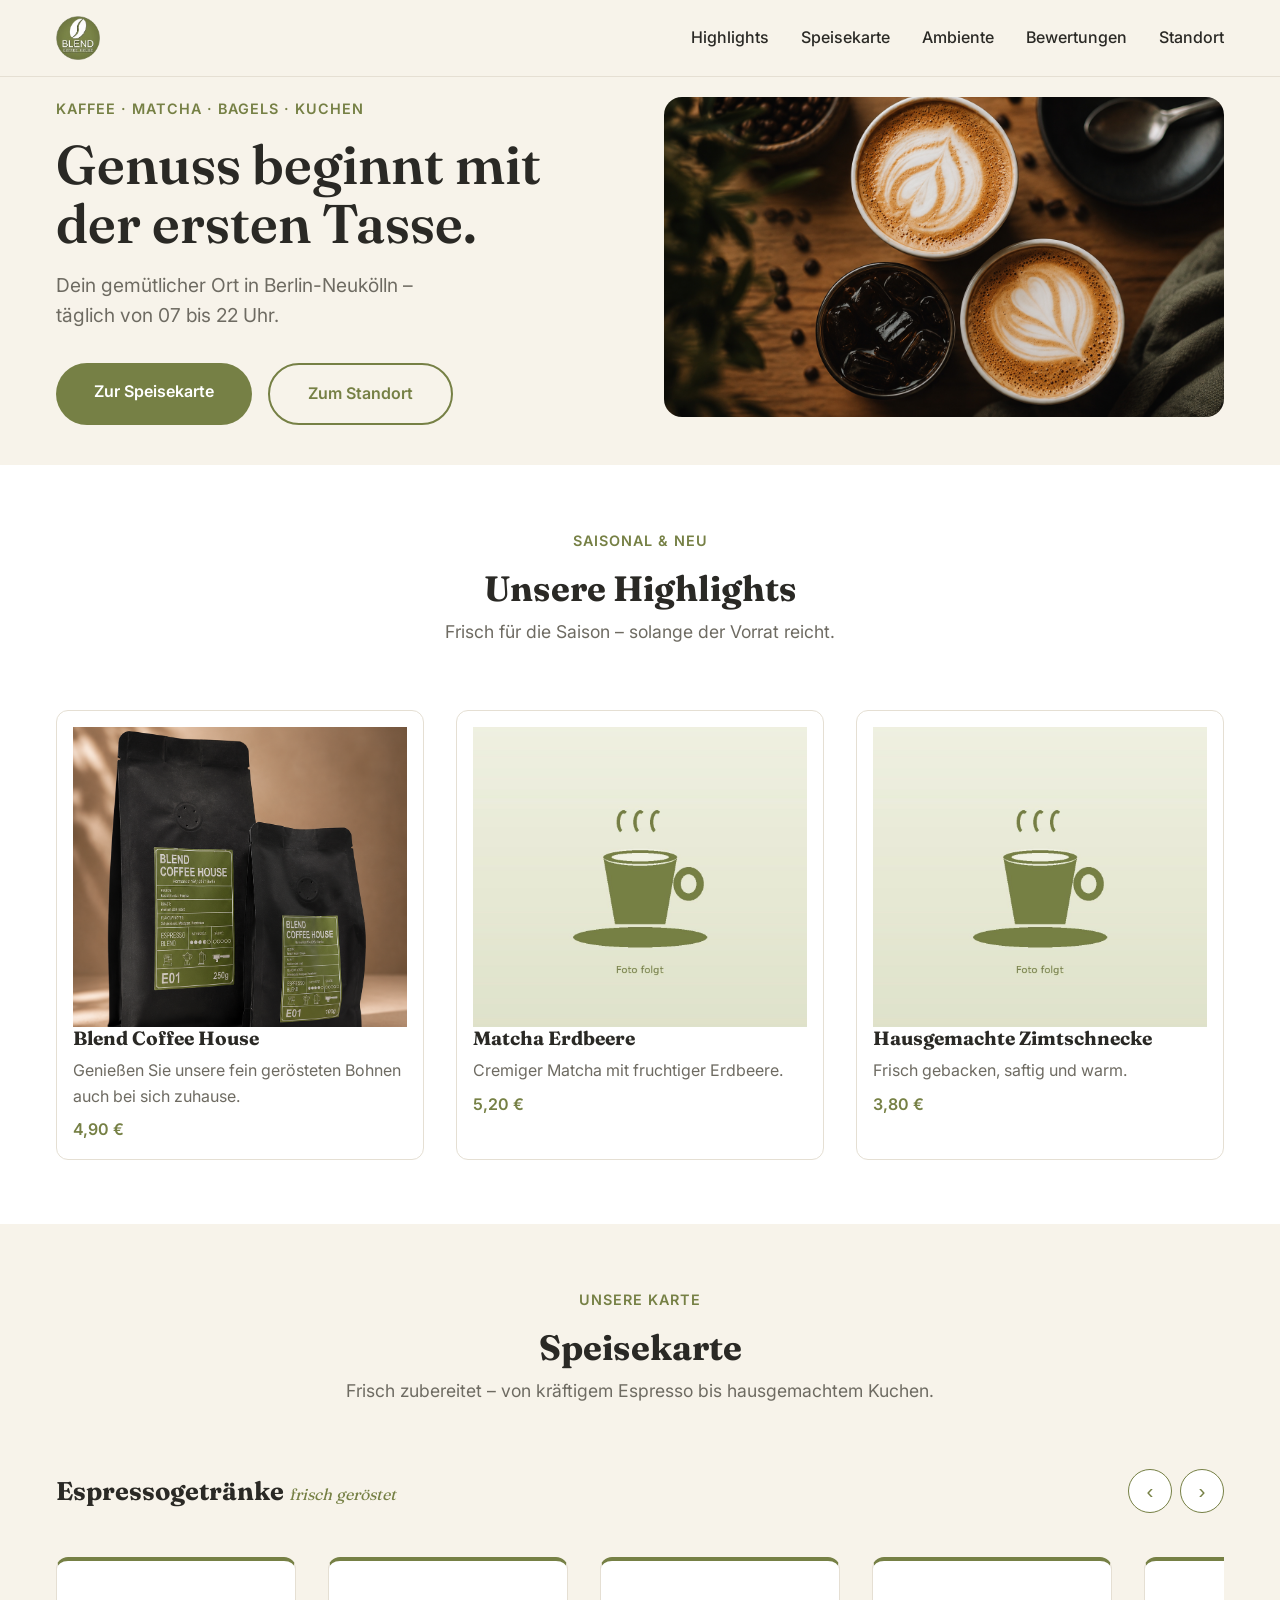
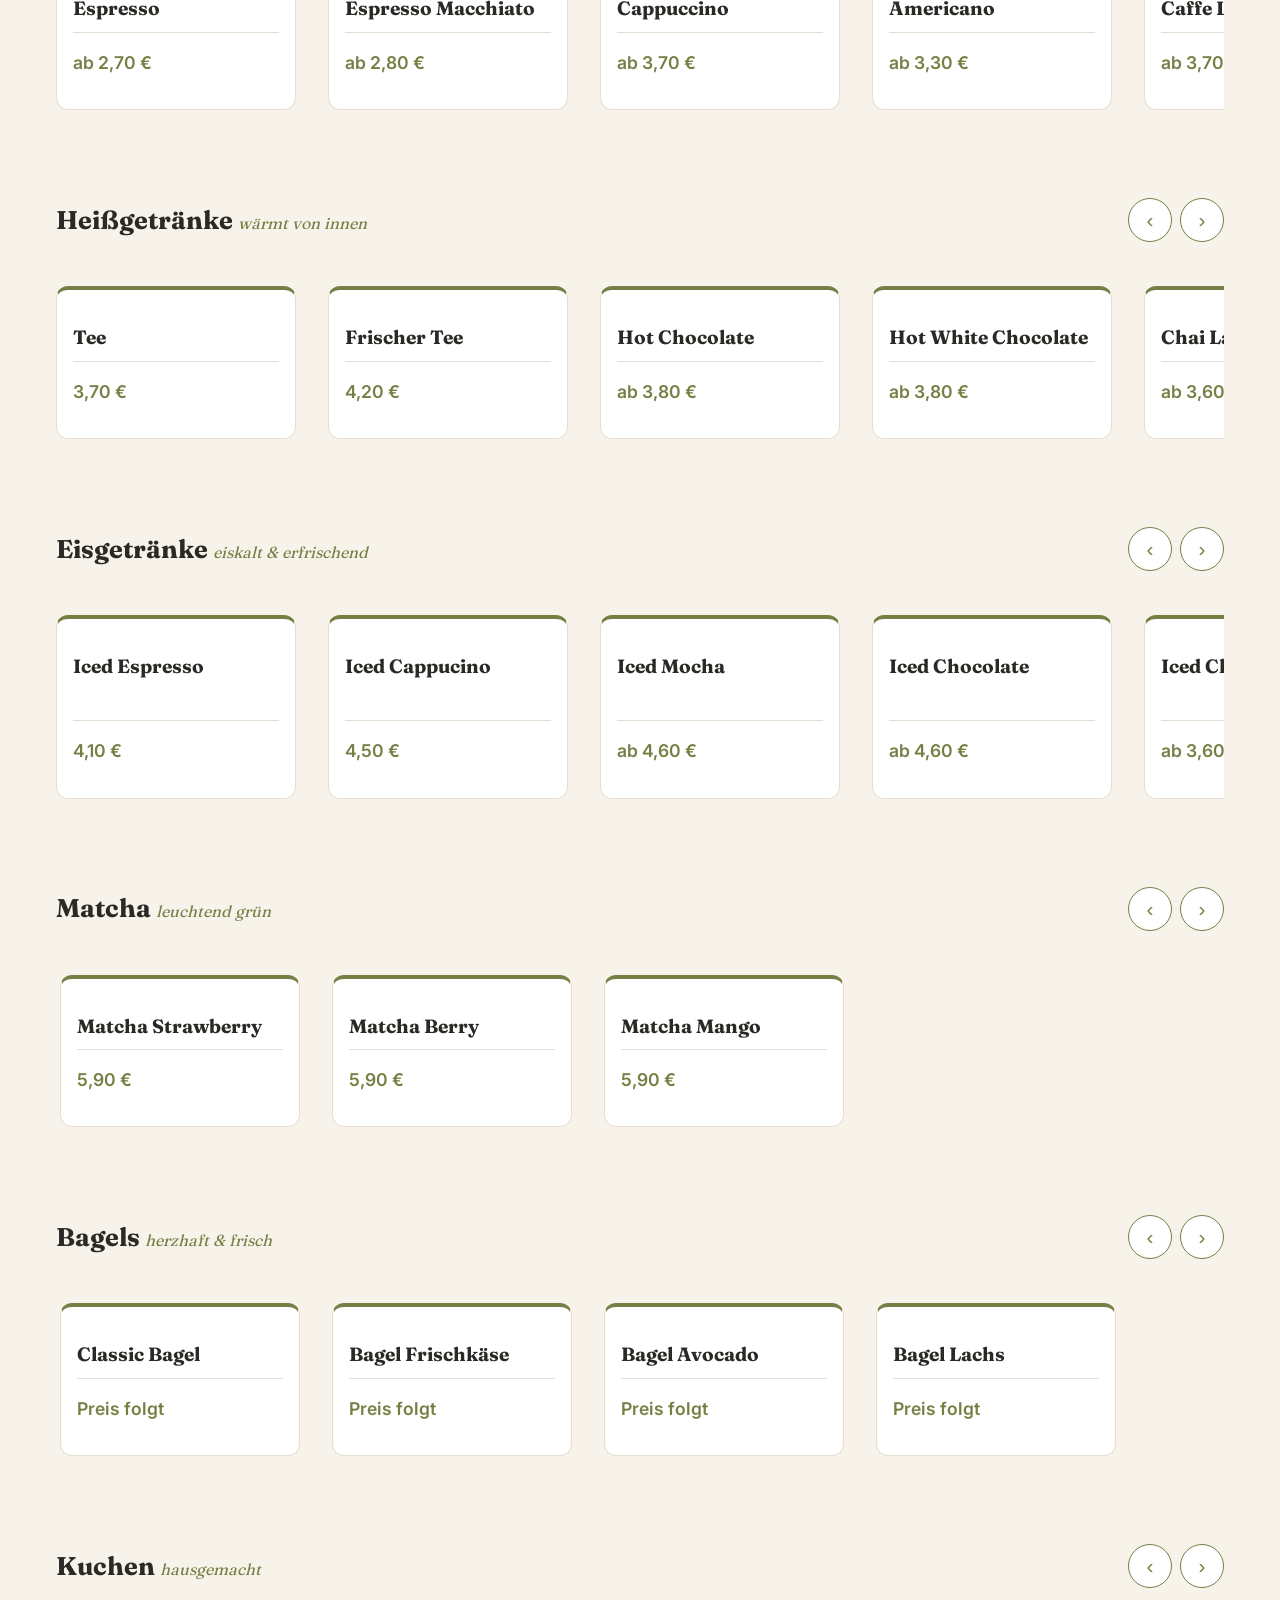
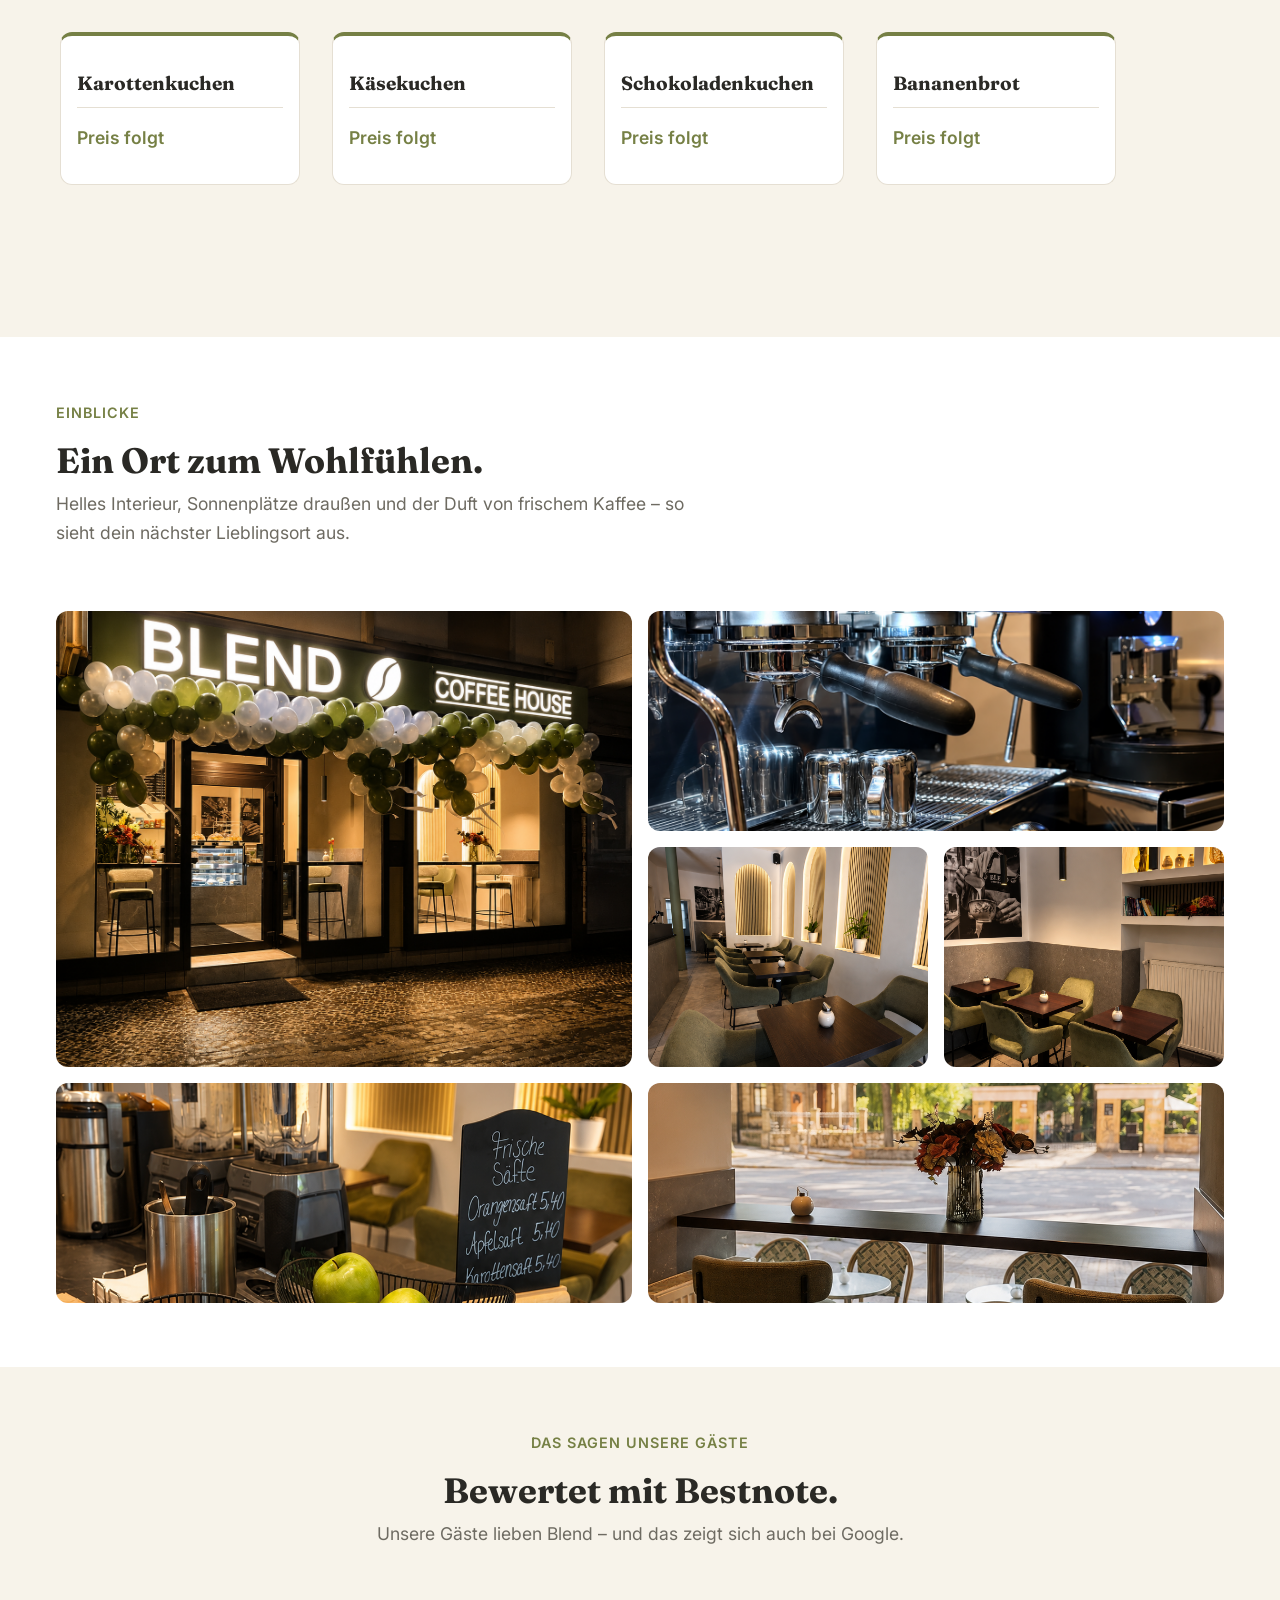
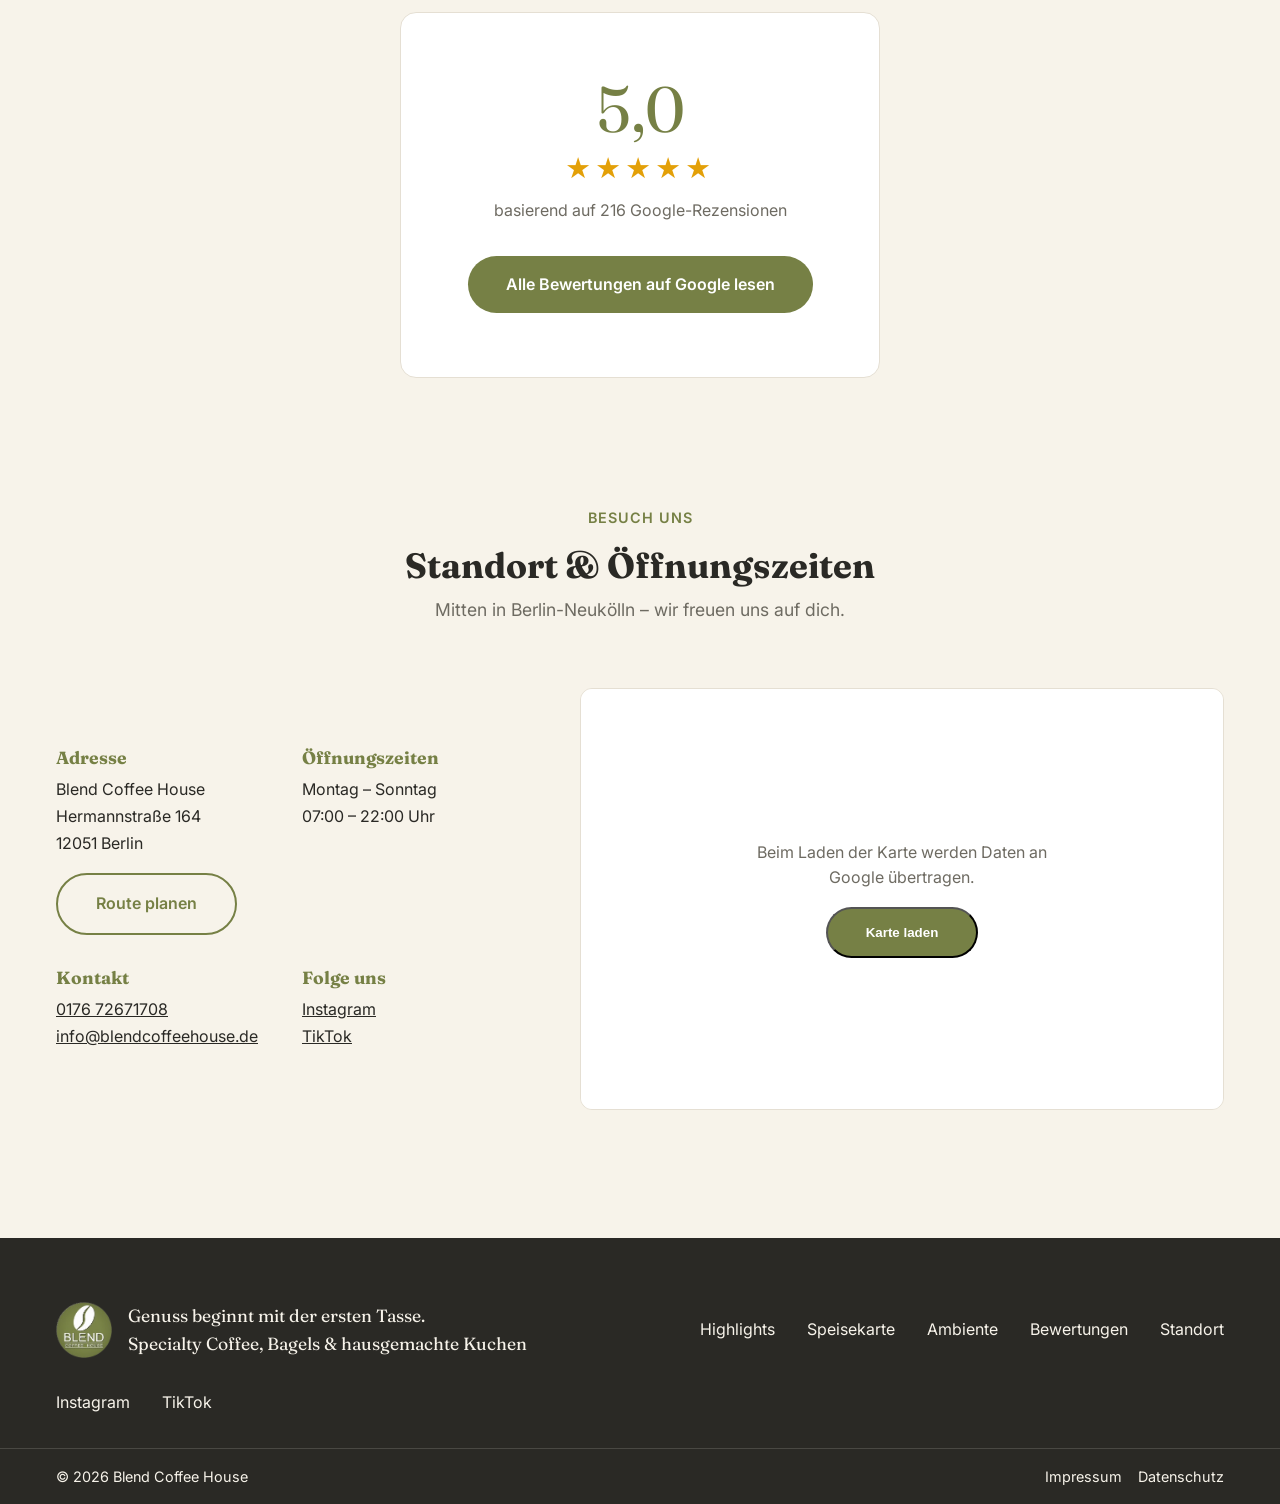
<file: index.html>
<!DOCTYPE html>
<html lang="de">
   <head>
        <meta charset="UTF-8">
        <meta name="viewport" content="width=device-width, initial-scale=1.0">
        <title>Blend Coffee House - Café in Berlin-Neukölln</title>
        <meta name="description" content="Blend Coffee House in Berlin-Neukölln: Kaffee, Matcha, Bagels und hausgemachter Kuchen an einem gemütlichen Ort zum Verweilen. Täglich 07-22 Uhr geöffnet.">

        <!-- Canonical URL -->
        <link rel="canonical" href="https://blendcoffeehouse.de/">

        <!-- Open Graph (Vorschau beim Teilen) -->
        <meta property="og:type" content="website">
        <meta property="og:title" content="Blend Coffee House – Café in Berlin-Neukölln">
        <meta property="og:description" content="Kaffee, Matcha, Bagels und hausgemachter Kuchen an einem gemütlichen Ort. Täglich 07–22 Uhr in Berlin-Neukölln.">
        <meta property="og:image" content="https://blendcoffeehouse.de/assets/images/og-bild.jpg">
        <meta property="og:url" content="https://blendcoffeehouse.de/">
        <meta property="og:locale" content="de_DE">

        <!-- Twitter/X Vorschau -->
        <meta name="twitter:card" content="summary_large_image">

        <!-- Favicons -->
        <link rel="icon" href="assets/icons/favicon.ico" sizes="any">
        <link rel="icon" type="image/png" sizes="32x32" href="assets/icons/favicon-32x32.png">
        <link rel="icon" type="image/png" sizes="16x16" href="assets/icons/favicon-16x16.png">
        <link rel="apple-touch-icon" href="assets/icons/apple-touch-icon.png">

        <!-- Stylesheet -->
        <link rel="stylesheet" href="css/style.css">
    </head>
    <body>

  <header class="site-header">
    <nav class="nav container">
     <a href="#start" class="logo">
  <img src="assets/images/blend-logo.png" alt="Blend Coffee House" width="44" height="44" class="logo-img">
</a>
<button class="nav-toggle" id="nav-toggle" type="button" aria-label="Menü öffnen" aria-expanded="false" aria-controls="nav-list">
  <span class="nav-toggle-bar"></span>
  <span class="nav-toggle-bar"></span>
  <span class="nav-toggle-bar"></span>
</button>
      <ul class="nav-list" id="nav-list">
        <li><a href="#highlights">Highlights</a></li>
        <li><a href="#speisekarte">Speisekarte</a></li>
        <li><a href="#ambiente">Ambiente</a></li>
        <li><a href="#bewertungen">Bewertungen</a></li>
        <li><a href="#standort">Standort</a></li>
      </ul>
    </nav>
  </header>

   <main>

    <section class="hero" id="start">
      <div class="container hero-inner">
        <div class="hero-content">
          <p class="eyebrow">Kaffee · Matcha · Bagels · Kuchen</p>
          <h1>Genuss beginnt mit der ersten Tasse.</h1>
          <p class="hero-text">
            Dein gemütlicher Ort in Berlin-Neukölln – <br>
            täglich von 07 bis 22 Uhr.
          </p>
          <div class="hero-buttons">
            <a href="#speisekarte" class="btn btn-primary">Zur Speisekarte</a>
            <a href="#standort" class="btn btn-secondary">Zum Standort</a>
          </div>
        </div>

        <div class="hero-image">
          <img
            src="assets/images/drei kaffee tassen.png"
            alt="Gemütlicher Innenraum von Blend Coffee House mit Kaffeespezialitäten"
            width="1200" height="500"
            class="hero-img">
        </div>
      </div>
    </section>
    <section class="section section--weiss highlights" id="highlights">
      <div class="container">

        <div class="section-header">
          <p class="eyebrow">Saisonal & neu</p>
          <h2>Unsere Highlights</h2>
          <p class="section-intro">Frisch für die Saison – solange der Vorrat reicht.</p>
        </div>

        <div class="card-grid">

          <article class="card">
            <div class="card-body">
              <img src="assets/images/beide-bohnen.PNG" alt="Foto folgt: Flat White" width="1000" height="300" loading="lazy" class="card-img">
              <h3 class="card-title">Blend Coffee House</h3>
              <p class="card-text">Genießen Sie unsere fein gerösteten Bohnen auch bei sich zuhause.</p>
              <p class="card-price">4,90 €</p>
            </div>
          </article>

          <article class="card">
            <div class="card-body">
              <img src="assets/images/produkt-platzhalter.jpg" alt="Foto folgt: Flat White" width="1000" height="300" loading="lazy" class="card-img">
              <h3 class="card-title">Matcha Erdbeere</h3>
              <p class="card-text">Cremiger Matcha mit fruchtiger Erdbeere.</p>
              <p class="card-price">5,20 €</p>
            </div>
          </article>

          <article class="card">
            <div class="card-body">
              <img src="assets/images/produkt-platzhalter.jpg" alt="Foto folgt: Flat White" width="1000" height="300" loading="lazy" class="card-img">
              <h3 class="card-title">Hausgemachte Zimtschnecke</h3>
              <p class="card-text">Frisch gebacken, saftig und warm.</p>
              <p class="card-price">3,80 €</p>
            </div>
          </article>

        </div>
      </div>
    </section>

    <section class="section speisekarte" id="speisekarte">
      <div class="container">

        <div class="section-header">
          <p class="eyebrow">Unsere Karte</p>
          <h2>Speisekarte</h2>
          <p class="section-intro">Frisch zubereitet – von kräftigem Espresso bis hausgemachtem Kuchen.</p>
        </div>

        <!-- Kategorie: Espressogetränke -->
        <div class="menu-row">
          <div class="menu-row-header">
            <h3 class="menu-row-title">Espressogetränke <span class="menu-row-note">frisch geröstet</span></h3>
            <div class="menu-arrows">
              <button class="arrow" type="button" aria-label="Espressogetränke zurückscrollen">‹</button>
              <button class="arrow" type="button" aria-label="Espressogetränke weiterscrollen">›</button>
            </div>
          </div>

          <div class="menu-track">

            <article class="card menu-card menu-card--text">
              <div class="card-body">
                <h4 class="card-title">Espresso</h4>
                <p class="card-price">ab 2,70 €</p>
              </div>
            </article>

            <article class="card menu-card menu-card--text">
              <div class="card-body">
                <h4 class="card-title">Espresso Macchiato</h4>
                <p class="card-price">ab 2,80 €</p>
              </div>
            </article>

            <article class="card menu-card menu-card--text">
              <div class="card-body">
                <h4 class="card-title">Cappuccino</h4>
                <p class="card-price">ab 3,70 €</p>
              </div>
            </article>

            <article class="card menu-card menu-card--text">
              <div class="card-body">
                <h4 class="card-title">Americano</h4>
                <p class="card-price">ab 3,30 €</p>
              </div>
            </article>

            <article class="card menu-card menu-card--text">
              <div class="card-body">
                <h4 class="card-title">Caffe Latte</h4>
                <p class="card-price">ab 3,70 €</p>
              </div>
            </article>

            <article class="card menu-card menu-card--text">
              <div class="card-body">
                <h4 class="card-title">Caffe Mocha</h4>
                <p class="card-price">ab 3,80 €</p>
              </div>
            </article>

            <article class="card menu-card menu-card--text">
              <div class="card-body">
                <h4 class="card-title">Flat White</h4>
                <p class="card-price">ab 4,40 €</p>
              </div>
            </article>

            <article class="card menu-card menu-card--text">
              <div class="card-body">
                <h4 class="card-title">Einspänner</h4>
                <p class="card-price">ab 3,80 €</p>
              </div>
            </article>

            

          </div>
        </div>

        <!-- Kategorie: Heißgetränke -->
        <div class="menu-row">
          <div class="menu-row-header">
            <h3 class="menu-row-title">Heißgetränke <span class="menu-row-note">wärmt von innen</span></h3>
            <div class="menu-arrows">
              <button class="arrow" type="button" aria-label="Heißgetränke zurückscrollen">‹</button>
              <button class="arrow" type="button" aria-label="Heißgetränke weiterscrollen">›</button>
            </div>
          </div>

          <div class="menu-track">

            <article class="card menu-card menu-card--text">
              <div class="card-body">
                <h4 class="card-title">Tee</h4>
                <p class="card-price">3,70 €</p>
              </div>
            </article>

            <article class="card menu-card menu-card--text">
              <div class="card-body">
                <h4 class="card-title">Frischer Tee</h4>
                <p class="card-price">4,20 €</p>
              </div>
            </article>

            <article class="card menu-card menu-card--text">
              <div class="card-body">
                <h4 class="card-title">Hot Chocolate</h4>
                <p class="card-price">ab 3,80 €</p>
              </div>
            </article>

            <article class="card menu-card menu-card--text">
              <div class="card-body">
                <h4 class="card-title">Hot White Chocolate</h4>
                <p class="card-price">ab 3,80 €</p>
              </div>
            </article>

            <article class="card menu-card menu-card--text">
              <div class="card-body">
                <h4 class="card-title">Chai Latte</h4>
                <p class="card-price">ab 3,60 €</p>
              </div>
            </article>

          </div>
        </div>

        <!-- Kategorie: Eisgetränke -->
        <div class="menu-row">
          <div class="menu-row-header">
            <h3 class="menu-row-title">Eisgetränke <span class="menu-row-note">eiskalt & erfrischend</span></h3>
            <div class="menu-arrows">
              <button class="arrow" type="button" aria-label="Heißgetränke zurückscrollen">‹</button>
              <button class="arrow" type="button" aria-label="Heißgetränke weiterscrollen">›</button>
            </div>
          </div>

          <div class="menu-track">

            <article class="card menu-card menu-card--text">
              <div class="card-body">
                <h4 class="card-title">Iced Espresso</h4>
                <p class="card-price">4,10 €</p>
              </div>
            </article>

            <article class="card menu-card menu-card--text">
              <div class="card-body">
                <h4 class="card-title">Iced Cappucino</h4>
                <p class="card-price">4,50 €</p>
              </div>
            </article>

            <article class="card menu-card menu-card--text">
              <div class="card-body">
                <h4 class="card-title">Iced Mocha</h4>
                <p class="card-price">ab 4,60 €</p>
              </div>
            </article>

            <article class="card menu-card menu-card--text">
              <div class="card-body">
                <h4 class="card-title">Iced Chocolate</h4>
                <p class="card-price">ab 4,60 €</p>
              </div>
            </article>

            <article class="card menu-card menu-card--text">
              <div class="card-body">
                <h4 class="card-title">Iced Chai Latte</h4>
                <p class="card-price">ab 3,60 €</p>
              </div>
            </article>

            <article class="card menu-card menu-card--text">
              <div class="card-body">
                <h4 class="card-title">Latte on the Rocks</h4>
                <p class="card-price">ab 4,20 €</p>
              </div>
            </article>

            <article class="card menu-card menu-card--text">
              <div class="card-body">
                <h4 class="card-title">Americano on the Rocks</h4>
                <p class="card-price">ab 3,90 €</p>
              </div>
            </article>

            <article class="card menu-card menu-card--text">
              <div class="card-body">
                <h4 class="card-title">Frappe</h4>
                <p class="card-price">ab 4,70 €</p>
              </div>
            </article>

          </div>
        </div>

        <!-- Kategorie: Matcha -->
        <div class="menu-row">
          <div class="menu-row-header">
            <h3 class="menu-row-title">Matcha <span class="menu-row-note">leuchtend grün</span></h3>
            <div class="menu-arrows">
              <button class="arrow" type="button" aria-label="Matcha zurückscrollen">‹</button>
              <button class="arrow" type="button" aria-label="Matcha weiterscrollen">›</button>
            </div>
          </div>

          <div class="menu-track">

            <article class="card menu-card menu-card--text">
              <div class="card-body">
                <h4 class="card-title">Matcha Strawberry</h4>
                <p class="card-price">5,90 €</p>
              </div>
            </article>

            <article class="card menu-card menu-card--text">
              <div class="card-body">
                <h4 class="card-title">Matcha Berry</h4>
                <p class="card-price">5,90 €</p>
              </div>
            </article>

            <article class="card menu-card menu-card--text">
              <div class="card-body">
                <h4 class="card-title">Matcha Mango</h4>
                <p class="card-price">5,90 €</p>
              </div>
            </article>

          </div>
        </div>

        <!-- Kategorie: Bagels (Platzhalter – Preise/Fotos folgen) -->
        <div class="menu-row">
          <div class="menu-row-header">
            <h3 class="menu-row-title">Bagels <span class="menu-row-note">herzhaft & frisch</span></h3>
            <div class="menu-arrows">
              <button class="arrow" type="button" aria-label="Bagels zurückscrollen">‹</button>
              <button class="arrow" type="button" aria-label="Bagels weiterscrollen">›</button>
            </div>
          </div>

          <div class="menu-track">

            <article class="card menu-card menu-card--text">
              <div class="card-body">
                <h4 class="card-title">Classic Bagel</h4>
                <p class="card-price">Preis folgt</p>
              </div>
            </article>

            <article class="card menu-card menu-card--text">
              <div class="card-body">
                <h4 class="card-title">Bagel Frischkäse</h4>
                <p class="card-price">Preis folgt</p>
              </div>
            </article>

            <article class="card menu-card menu-card--text">
              <div class="card-body">
                <h4 class="card-title">Bagel Avocado</h4>
                <p class="card-price">Preis folgt</p>
              </div>
            </article>

            <article class="card menu-card menu-card--text">
              <div class="card-body">
                <h4 class="card-title">Bagel Lachs</h4>
                <p class="card-price">Preis folgt</p>
              </div>
            </article>

          </div>
        </div>

        <!-- Kategorie: Kuchen (Platzhalter – Preise/Fotos folgen) -->
        <div class="menu-row">
          <div class="menu-row-header">
            <h3 class="menu-row-title">Kuchen <span class="menu-row-note">hausgemacht</span></h3>
            <div class="menu-arrows">
              <button class="arrow" type="button" aria-label="Kuchen zurückscrollen">‹</button>
              <button class="arrow" type="button" aria-label="Kuchen weiterscrollen">›</button>
            </div>
          </div>

          <div class="menu-track">

            <article class="card menu-card menu-card--text">
              <div class="card-body">
                <h4 class="card-title">Karottenkuchen</h4>
                <p class="card-price">Preis folgt</p>
              </div>
            </article>

            <article class="card menu-card menu-card--text">
              <div class="card-body">
                <h4 class="card-title">Käsekuchen</h4>
                <p class="card-price">Preis folgt</p>
              </div>
            </article>

            <article class="card menu-card menu-card--text">
              <div class="card-body">
                <h4 class="card-title">Schokoladenkuchen</h4>
                <p class="card-price">Preis folgt</p>
              </div>
            </article>

            <article class="card menu-card menu-card--text">
              <div class="card-body">
                <h4 class="card-title">Bananenbrot</h4>
                <p class="card-price">Preis folgt</p>
              </div>
            </article>

          </div>
        </div>

      </div>
    </section>

<section class="section section--weiss ambiente" id="ambiente">
      <div class="container">

        <div class="section-header section-header--left">
          <p class="eyebrow">Einblicke</p>
          <h2>Ein Ort zum Wohlfühlen.</h2>
          <p class="section-intro">Helles Interieur, Sonnenplätze draußen und der Duft von frischem Kaffee – so sieht dein nächster Lieblingsort aus.</p>
        </div>

        <div class="gallery">

          <figure class="gallery-item gallery-item--big">
            <img src="assets/images/außenansicht.PNG" alt="Foto folgt: Ausblick vom Laden auf die Straße" width="1200" height="1500" loading="lazy">
          </figure>

          <figure class="gallery-item gallery-item--wide">
            <img src="assets/images/kaffemaschine.PNG" alt="Foto folgt: kaffemaschine" width="1200" height="1500" loading="lazy">
          </figure>

          <figure class="gallery-item">
            <img src="assets/images/laden-vorne-rechts.PNG" alt="Foto folgt: Innenansicht Laden vorne rechts" width="1200" height="1500" loading="lazy">
          </figure>

          <figure class="gallery-item">
            <img src="assets/images/laden-hinten.PNG" alt="Foto folgt: hausgemachtes Gebäck" width="1200" height="1500" loading="lazy">
          </figure>

          <figure class="gallery-item gallery-item--wide">
            <img src="assets/images/theke-vorne.PNG" alt="Foto folgt: sonniger Außenbereich" width="1200" height="1500" loading="lazy">
          </figure>

          <figure class="gallery-item gallery-item--wide">
            <img src="assets/images/ausblick-vom laden.PNG" alt="Foto folgt: Gäste beim Kaffee" width="1200" height="1500" loading="lazy">
          </figure>

        </div>
      </div>
    </section>

<section class="section bewertungen" id="bewertungen">
      <div class="container">

        <div class="section-header">
          <p class="eyebrow">Das sagen unsere Gäste</p>
          <h2>Bewertet mit Bestnote.</h2>
          <p class="section-intro">Unsere Gäste lieben Blend – und das zeigt sich auch bei Google.</p>
        </div>

        <div class="rating-box">
          <p class="rating-score">5,0</p>
          <p class="rating-stars" aria-hidden="true">★★★★★</p>
          <p class="rating-count">basierend auf 216 Google-Rezensionen</p>
          <a href="https://www.google.com/maps/search/?api=1&query=Blend+Coffee+House+Hermannstra%C3%9Fe+164+Berlin" class="btn btn-primary" target="_blank" rel="noopener">
            Alle Bewertungen auf Google lesen
          </a>
        </div>

      </div>
    </section>


    <section class="section standort" id="standort">
      <div class="container">

        <div class="section-header">
          <p class="eyebrow">Besuch uns</p>
          <h2>Standort & Öffnungszeiten</h2>
          <p class="section-intro">Mitten in Berlin-Neukölln – wir freuen uns auf dich.</p>
        </div>

        <div class="standort-inner">

          <div class="standort-info">

            <div class="info-block">
              <h3 class="info-title">Adresse</h3>
              <address class="info-text">
                Blend Coffee House<br>
                Hermannstraße 164<br>
                12051 Berlin
              </address>
              <a href="https://www.google.com/maps/search/?api=1&query=Hermannstra%C3%9Fe+164+12051+Berlin"
                 class="btn btn-secondary" target="_blank" rel="noopener">Route planen</a>
            </div>

            <div class="info-block">
              <h3 class="info-title">Öffnungszeiten</h3>
              <p class="info-text">Montag – Sonntag<br>07:00 – 22:00 Uhr</p>
            </div>

            <div class="info-block">
              <h3 class="info-title">Kontakt</h3>
              <p class="info-text">
                <a href="tel:+4917672671708">0176 72671708</a><br>
                <a href="mailto:info@blendcoffeehouse.de">info@blendcoffeehouse.de</a>
              </p>
            </div>

            <div class="info-block">
              <h3 class="info-title">Folge uns</h3>
              <p class="info-text">
                <a href="https://www.instagram.com/blend_coffeehouse/" target="_blank" rel="noopener">Instagram</a><br>
                <a href="https://www.tiktok.com/@blendcoffeehousebln" target="_blank" rel="noopener">TikTok</a>
              </p>
            </div>

          </div>

         <div class="standort-map">
            <div class="map-placeholder" id="map-placeholder">
              <p class="map-hinweis">
                Beim Laden der Karte werden Daten an Google übertragen.
              </p>
              <button class="btn btn-primary" id="map-load" type="button">Karte laden</button>
            </div>
          </div>

        </div>
      </div>
    </section>

  </main>

<footer class="site-footer">
    <div class="container footer-inner">

      <div class="footer-brand">
        <img src="assets/images/blend-logo.png" alt="Blend Coffee House" width="56" height="56">
        <p class="footer-tagline">Genuss beginnt mit der ersten Tasse.<br>
            Specialty Coffee, Bagels & hausgemachte Kuchen </p> 
      </div>

      <nav class="footer-nav" aria-label="Footer-Navigation">
        <a href="#highlights">Highlights</a>
        <a href="#speisekarte">Speisekarte</a>
        <a href="#ambiente">Ambiente</a>
        <a href="#bewertungen">Bewertungen</a>
        <a href="#standort">Standort</a>
      </nav>

      <div class="footer-social">
        <a href="https://www.instagram.com/blend_coffeehouse/" target="_blank" rel="noopener">Instagram</a>
        <a href="https://www.tiktok.com/@blendcoffeehousebln" target="_blank" rel="noopener">TikTok</a>
      </div>

    </div>

    <div class="footer-bottom">
      <div class="container footer-bottom-inner">
        <p>© <span id="jahr">2026</span> Blend Coffee House</p>
        <nav class="footer-legal" aria-label="Rechtliches">
          <a href="impressum.html">Impressum</a>
          <a href="datenschutz.html">Datenschutz</a>
        </nav>
      </div>
    </div>
  </footer>

  <script src="js/script.js"></script>
</body>
</html>
</file>
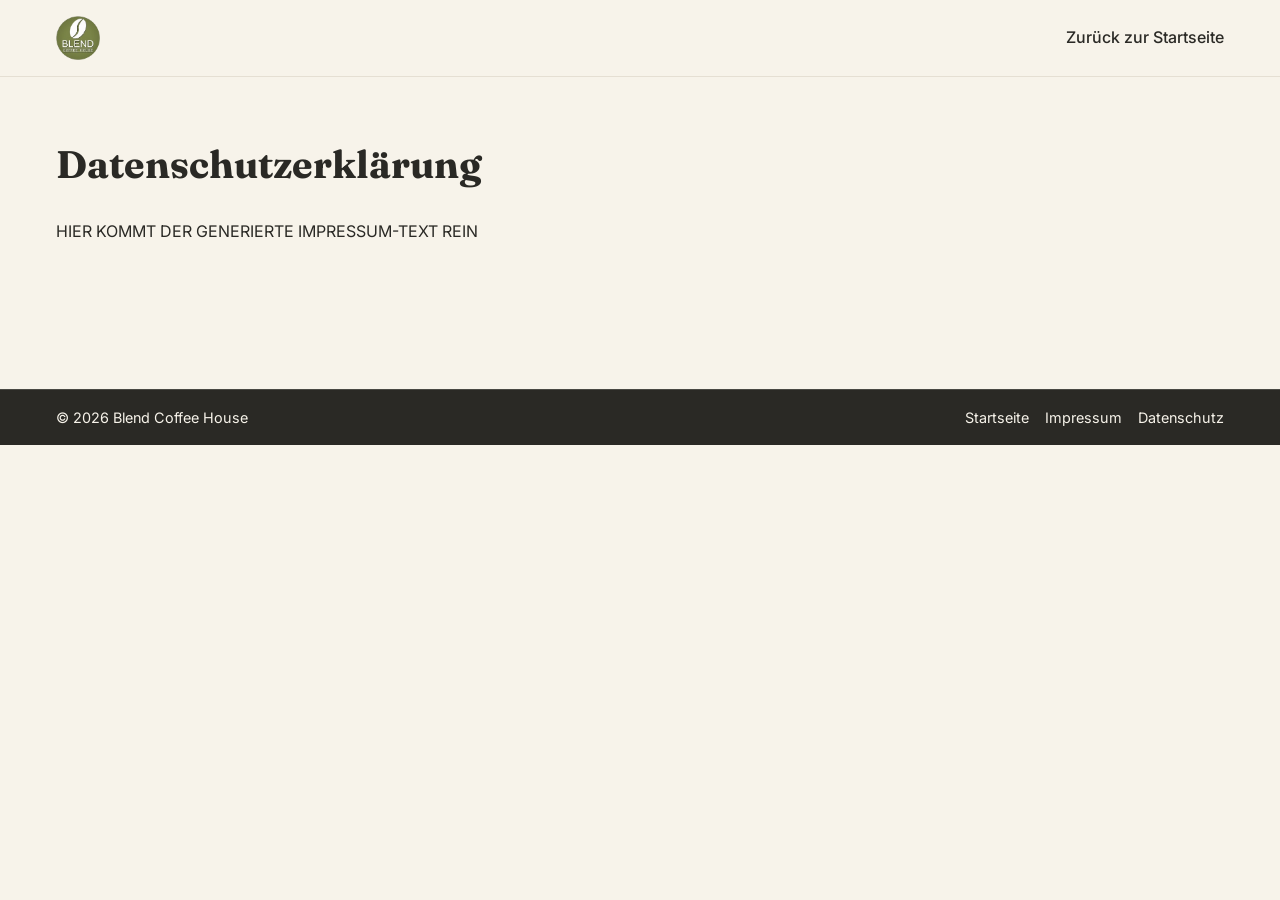
<file: datenschutz.html>
<!DOCTYPE html>
<html lang="de">
<head>
  <meta charset="UTF-8">
  <meta name="viewport" content="width=device-width, initial-scale=1.0">
  <title>Datenschutzerklärung – Blend Coffee House</title>
  <meta name="description" content="Datenschutzerklärung von Blend Coffee House.">
  <meta name="robots" content="noindex">
  <link rel="icon" href="assets/icons/favicon.ico" sizes="any">
  <link rel="icon" type="image/png" sizes="32x32" href="assets/icons/favicon-32x32.png">
  <link rel="apple-touch-icon" href="assets/icons/apple-touch-icon.png">
  <link rel="stylesheet" href="css/style.css">
</head>
<body>

  <header class="site-header">
    <nav class="nav container">
      <a href="index.html" class="logo">
        <img src="assets/images/blend-logo.png" alt="Blend Coffee House" width="44" height="44" class="logo-img">
      </a>
      <ul class="nav-list">
        <li><a href="index.html">Zurück zur Startseite</a></li>
      </ul>
    </nav>
  </header>

  <main>
    <section class="section">
      <div class="container">
        <div class="legal">

          <h1>Datenschutzerklärung</h1>

          <p>HIER KOMMT DER GENERIERTE IMPRESSUM-TEXT REIN</p>

        </div>
      </div>
    </section>
  </main>

  <footer class="site-footer">
    <div class="footer-bottom">
      <div class="container footer-bottom-inner">
        <p>© <span id="jahr">2026</span> Blend Coffee House</p>
        <nav class="footer-legal" aria-label="Rechtliches">
          <a href="index.html">Startseite</a>
          <a href="impressum.html">Impressum</a>
          <a href="datenschutz.html">Datenschutz</a>
        </nav>
      </div>
    </div>
  </footer>

  <script src="js/script.js"></script>
</body>
</html>
</file>
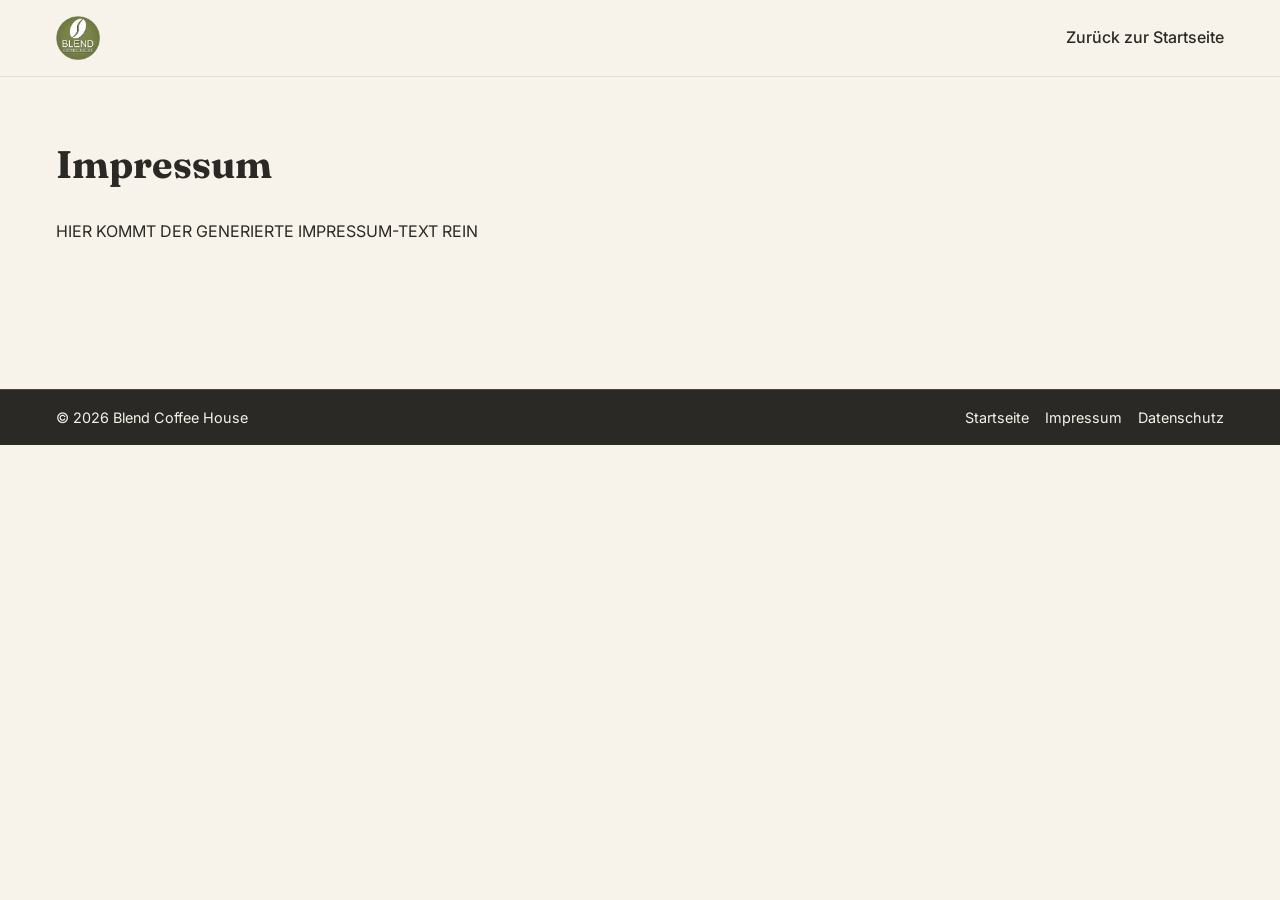
<file: impressum.html>
<!DOCTYPE html>
<html lang="de">
<head>
  <meta charset="UTF-8">
  <meta name="viewport" content="width=device-width, initial-scale=1.0">
  <title>Impressum – Blend Coffee House</title>
  <meta name="description" content="Impressum von Blend Coffee House, Hermannstraße 164, 12051 Berlin.">
  <meta name="robots" content="noindex">
  <link rel="icon" href="assets/icons/favicon.ico" sizes="any">
  <link rel="icon" type="image/png" sizes="32x32" href="assets/icons/favicon-32x32.png">
  <link rel="apple-touch-icon" href="assets/icons/apple-touch-icon.png">
  <link rel="stylesheet" href="css/style.css">
</head>
<body>

  <header class="site-header">
    <nav class="nav container">
      <a href="index.html" class="logo">
        <img src="assets/images/blend-logo.png" alt="Blend Coffee House" width="44" height="44" class="logo-img">
      </a>
      <ul class="nav-list">
        <li><a href="index.html">Zurück zur Startseite</a></li>
      </ul>
    </nav>
  </header>

  <main>
    <section class="section">
      <div class="container">
        <div class="legal">

          <h1>Impressum</h1>

          <p>HIER KOMMT DER GENERIERTE IMPRESSUM-TEXT REIN</p>

        </div>
      </div>
    </section>
  </main>

  <footer class="site-footer">
    <div class="footer-bottom">
      <div class="container footer-bottom-inner">
        <p>© <span id="jahr">2026</span> Blend Coffee House</p>
        <nav class="footer-legal" aria-label="Rechtliches">
          <a href="index.html">Startseite</a>
          <a href="impressum.html">Impressum</a>
          <a href="datenschutz.html">Datenschutz</a>
        </nav>
      </div>
    </div>
  </footer>

  <script src="js/script.js"></script>
</body>
</html>
</file>
<file: css/style.css>
/* ===== 0. Schriften lokal eingebunden ===== */

@font-face {
  font-family: "Fraunces";
  src: url("../assets/fonts/fraunces.ttf") format("truetype");
  font-weight: 100 900;
  font-style: normal;
  font-display: swap;
}

@font-face {
  font-family: "Inter";
  src: url("../assets/fonts/inter.ttf") format("truetype");
  font-weight: 100 900;
  font-style: normal;
  font-display: swap;
}


/* ===== 1. Design-Variablen ===== */
:root {
  --farbe-gruen: #768045;
  --farbe-gruen-dunkel: #59602F;
  --farbe-creme: #F7F3EA;
  --farbe-weiss: #FFFFFF;
  --farbe-text: #2A2925;
  --farbe-text-leise: #6E6B62;
  --farbe-linie: #E5DFD3;

  --schrift-titel: "Fraunces", serif;
  --schrift-text: "Inter", sans-serif;

  --abstand-s: 8px;
  --abstand-m: 16px;
  --abstand-l: 32px;
  --abstand-xl: 64px;
}

/* ===== 2. Reset ===== */
* {
  margin: 0;
  padding: 0;
  box-sizing: border-box;
}

/* ===== 3. Grundlagen ===== */
body {
  background-color: var(--farbe-creme);
  color: var(--farbe-text);
  font-family: var(--schrift-text);
  line-height: 1.6;
}

h1, h2, h3 {
  font-family: var(--schrift-titel);
  line-height: 1.2;
}
/* ===== 4. Layout-Helfer ===== */
.container {
  width: 100%;
  max-width: 1200px;
  margin: 0 auto;
  padding-left: var(--abstand-m);
  padding-right: var(--abstand-m);
}

/* ===== 5. Navigation ===== */
.site-header {
  background-color: var(--farbe-creme);
  border-bottom: 1px solid var(--farbe-linie);
  position: sticky;
  top: 0;
  z-index: 10;
}

.nav {
  display: flex;
  align-items: center;
  justify-content: space-between;
  padding-top: var(--abstand-m);
  padding-bottom: var(--abstand-m);
}

.logo {
  font-family: var(--schrift-titel);
  font-size: 1.4rem;
  font-weight: 600;
  color: var(--farbe-text);
  text-decoration: none;
}

.nav-list {
  display: flex;
  gap: var(--abstand-l);
  list-style: none;
}

.nav-list a {
  color: var(--farbe-text);
  text-decoration: none;
  font-weight: 500;
}

.nav-list a:hover {
  color: var(--farbe-gruen);
}

.nav-list a:focus-visible,
.logo:focus-visible {
  outline: 2px solid var(--farbe-gruen);
  outline-offset: 4px;
  border-radius: 2px;
}
/* ===== 6. Buttons ===== */
.btn {
  display: inline-block;
  padding: 16px 38px;
  border-radius: 100px;
  font-weight: 600;
  text-decoration: none;
  white-space: nowrap;
  transition: background-color 0.2s ease, color 0.2s ease;
}

.btn-primary {
  background-color: var(--farbe-gruen);
  color: var(--farbe-weiss);
}

.btn-primary:hover {
  background-color: var(--farbe-gruen-dunkel);
}

.btn-secondary {
  color: var(--farbe-gruen);
  border: 2px solid var(--farbe-gruen);
}

.btn-secondary:hover {
  background-color: var(--farbe-gruen);
  color: var(--farbe-weiss);
}

.btn:focus-visible {
  outline: 2px solid var(--farbe-gruen-dunkel);
  outline-offset: 4px;
}

/* ===== 7. Hero ===== */
.hero {
    padding-top: 20px;
    padding-bottom: 40px;
}

.hero-inner {
  display: flex;
  align-items: center;
  gap: 48px;
}

.hero-content {
  flex: 1;
}

.eyebrow {
  color: var(--farbe-gruen);
  font-weight: 600;
  text-transform: uppercase;
  letter-spacing: 1px;
  font-size: 0.9rem;
  margin-bottom: var(--abstand-m);
}

.hero h1 {
  font-size: 3.4rem;
  line-height: 1.08;
  font-weight: 600;
  max-width: 600px;
  margin-bottom: 16px;
}

.hero-text {
  color: var(--farbe-text-leise);
  font-size: 1.2rem;
  margin-bottom: var(--abstand-l);
}

.hero-buttons {
  display: flex;
  gap: var(--abstand-m);
}

.hero-image {
  flex: 1;
}

.hero-img {
    width: 100%;
    height: 320px;
    aspect-ratio: auto;
    object-fit: cover;
    object-position: center;
    border-radius: 18px;
}

.logo-img {
  display: block;
  height: 44px;
  width: auto;
}
/* ===== 8. Sektionen allgemein ===== */
.section {
  padding-top: var(--abstand-xl);
  padding-bottom: var(--abstand-xl);
}

.section-header {
  text-align: center;
  max-width: 600px;
  margin: 0 auto var(--abstand-xl);
}

.section-header h2 {
  font-size: 2.2rem;
  margin-bottom: var(--abstand-s);
}

.section-intro {
  color: var(--farbe-text-leise);
  font-size: 1.1rem;
}
/* Sektion mit weißem Hintergrund (abwechselnd) */
.section--weiss {
  background-color: var(--farbe-weiss);
}

/* ===== 9. Karten-Raster ===== */
.card-grid {
  display: grid;
  grid-template-columns: repeat(auto-fit, minmax(260px, 1fr));
  gap: var(--abstand-l);
}

.card {
  background-color: var(--farbe-weiss);
  border: 1px solid var(--farbe-linie);
  border-radius: 12px;
  overflow: hidden;
}

.card-img {
  width: 100%;
  aspect-ratio: 1 / 1;
  object-fit: cover;
  display: block;
}

.card-body {
  padding: var(--abstand-m);
}

.card-title {
  font-family: var(--schrift-titel);
  font-size: 1.2rem;
  margin-bottom: var(--abstand-s);
}

.card-text {
  color: var(--farbe-text-leise);
  margin-bottom: var(--abstand-s);
}

.card-price {
  color: var(--farbe-gruen);
  font-weight: 600;
}
/* ===== 10. Speisekarte – Karussell ===== */
.menu-row {
  margin-bottom: var(--abstand-xl);
}

.menu-row-header {
  display: flex;
  align-items: center;
  justify-content: space-between;
  margin-bottom: var(--abstand-l);
}

.menu-row-title {
  font-size: 1.6rem;
}

.menu-row-note {
  font-style: italic;
  font-weight: 400;
  font-size: 1rem;
  color: var(--farbe-gruen);
}

.menu-arrows {
  display: flex;
  gap: var(--abstand-s);
}

.arrow {
  display: flex;
  align-items: center;
  justify-content: center;
  width: 44px;
  height: 44px;
  border-radius: 50%;
  border: 1.5px solid var(--farbe-gruen);
  background-color: var(--farbe-weiss);
  color: var(--farbe-gruen);
  font-size: 1.3rem;
  cursor: pointer;
  transition: background-color 0.2s ease, color 0.2s ease;
}

.arrow:hover {
  background-color: var(--farbe-gruen);
  color: var(--farbe-weiss);
}

.arrow:focus-visible {
  outline: 2px solid var(--farbe-gruen-dunkel);
  outline-offset: 3px;
}

/* Die Schiene: horizontal scrollbar */
.menu-track {
  display: flex;
  gap: var(--abstand-l);
  overflow-x: auto;
  scroll-snap-type: x mandatory;
  scroll-behavior: smooth;
  padding: 12px 4px 24px 4px;
  scrollbar-width: none;
}

.menu-track::-webkit-scrollbar {
  display: none;
}

.menu-card {
  flex: 0 0 240px;
  scroll-snap-align: start;
}

/* ===== 11. Hover-Effekt für alle Karten ===== */
.card {
  transition: transform 0.2s ease, box-shadow 0.2s ease;
}

.card:hover {
  transform: translateY(-6px);
  box-shadow: 0 14px 30px rgba(118, 128, 69, 0.18);
}

/* ===== 12. Sektions-Kopf: linksbündige Variante ===== */
.section-header--left {
  text-align: left;
  max-width: 640px;
  margin-left: 0;
}

/* ===== 13. Ambiente – Mosaik-Galerie ===== */
.gallery {
  display: grid;
  grid-template-columns: repeat(4, 1fr);
  grid-auto-rows: 220px;
  gap: var(--abstand-m);
}

.gallery-item {
  margin: 0;
  border-radius: 12px;
  overflow: hidden;
}

.gallery-item img {
  width: 100%;
  height: 100%;
  object-fit: cover;
  display: block;
  transition: transform 0.4s ease;
}

.gallery-item:hover img {
  transform: scale(1.05);
}

/* Größen-Varianten */
.gallery-item--big {
  grid-column: span 2;
  grid-row: span 2;
}

.gallery-item--wide {
  grid-column: span 2;
}

/* ===== 14. Standort ===== */
.standort-inner {
  display: grid;
  grid-template-columns: 1fr 1.4fr;
  gap: var(--abstand-xl);
  align-items: center;
}

.standort-info {
  display: grid;
  grid-template-columns: 1fr 1fr;
  gap: var(--abstand-l);
}

.info-title {
  font-size: 1.1rem;
  margin-bottom: var(--abstand-s);
  color: var(--farbe-gruen);
}

.info-text {
  font-style: normal;
  line-height: 1.7;
}

.info-block .btn {
  margin-top: var(--abstand-m);
}

.info-text a {
  color: var(--farbe-text);
  text-decoration: underline;
}

.info-text a:hover {
  color: var(--farbe-gruen);
}

/* Karte */
.standort-map {
  min-height: 420px;
  border-radius: 12px;
  overflow: hidden;
  border: 1px solid var(--farbe-linie);
}

.map-placeholder {
  height: 100%;
  min-height: 420px;
  display: flex;
  flex-direction: column;
  align-items: center;
  justify-content: center;
  gap: var(--abstand-m);
  text-align: center;
  padding: var(--abstand-l);
  background-color: var(--farbe-weiss);
}

.map-hinweis {
  color: var(--farbe-text-leise);
  max-width: 320px;
}

.standort-map iframe {
  display: block;
  width: 100%;
  height: 420px;
}

/* ===== 15. Footer ===== */
.site-footer {
  background-color: var(--farbe-text);
  color: var(--farbe-creme);
  margin-top: var(--abstand-xl);
}

.footer-inner {
  display: flex;
  justify-content: space-between;
  align-items: center;
  gap: var(--abstand-l);
  flex-wrap: wrap;
  padding-top: var(--abstand-xl);
  padding-bottom: var(--abstand-l);
}

.footer-brand {
  display: flex;
  align-items: center;
  gap: var(--abstand-m);
}

.footer-tagline {
  font-family: var(--schrift-titel);
  font-size: 1.1rem;
}

.footer-nav,
.footer-social {
  display: flex;
  gap: var(--abstand-l);
}

.site-footer a {
  color: var(--farbe-creme);
  text-decoration: none;
}

.site-footer a:hover {
  color: var(--farbe-gruen);
}

.site-footer a:focus-visible {
  outline: 2px solid var(--farbe-creme);
  outline-offset: 3px;
}

.footer-bottom {
  border-top: 1px solid rgba(247, 243, 234, 0.15);
}

.footer-bottom-inner {
  display: flex;
  justify-content: space-between;
  align-items: center;
  gap: var(--abstand-m);
  flex-wrap: wrap;
  padding-top: var(--abstand-m);
  padding-bottom: var(--abstand-m);
  font-size: 0.9rem;
}

.footer-legal {
  display: flex;
  gap: var(--abstand-m);
}

/* ===== 18. Burger-Button (auf Desktop versteckt) ===== */
.nav-toggle {
  display: none;
  position: relative;
  width: 30px;
  height: 22px;
  padding: 0;
  border: 0;
  background: transparent;
  flex-direction: column;
  justify-content: space-between;
  cursor: pointer;
}

.nav-toggle-bar{
    transition:.3s;
}

.nav-toggle.is-active .nav-toggle-bar:nth-child(1){
    transform:translateY(7px) rotate(45deg);
}

.nav-toggle.is-active .nav-toggle-bar:nth-child(2){
    opacity:0;
}

.nav-toggle.is-active .nav-toggle-bar:nth-child(3){
    transform:translateY(-7px) rotate(-45deg);
}

.nav-toggle-bar {
  display: block;
  height: 2px;
  width: 100%;
  background-color: var(--farbe-text);
  border-radius: 2px;
}

.nav-toggle:focus-visible {
  outline: 2px solid var(--farbe-gruen);
  outline-offset: 3px;
  border-radius: 4px;
}

/* ===== 19. Bewertungen ===== */
.rating-box {
  max-width: 480px;
  margin: 0 auto;
  text-align: center;
  background-color: var(--farbe-weiss);
  border: 1px solid var(--farbe-linie);
  border-radius: 16px;
  padding: var(--abstand-xl) var(--abstand-l);
}

.rating-score {
  font-family: var(--schrift-titel);
  font-size: 4rem;
  line-height: 1;
  color: var(--farbe-gruen);
}

.rating-stars {
  font-size: 1.6rem;
  letter-spacing: 4px;
  color: #E3A008;
  margin-top: var(--abstand-s);
}

.rating-count {
  color: var(--farbe-text-leise);
  margin-top: var(--abstand-s);
  margin-bottom: var(--abstand-l);
}

/* ===== 20. Speisekarte – Text-Karten (ohne Bild) ===== */
.menu-card--text {
  border-top: 4px solid var(--farbe-gruen);
  display: flex;
  flex-direction: column;
}

.menu-card--text .card-body {
  display: flex;
  flex-direction: column;
  flex: 1;
  padding: var(--abstand-l) var(--abstand-m);
}

.menu-card--text .card-text {
  margin-bottom: var(--abstand-l);
}

.menu-card--text .card-price {
  margin-top: auto;
  padding-top: var(--abstand-m);
  border-top: 1px solid var(--farbe-linie);
  font-size: 1.1rem;
}

/* ===== 21. Rechtsseiten (Impressum, Datenschutz) ===== */
.legal {
  max-width: 720px;
}

.legal h1 {
  font-size: 2.4rem;
  margin-bottom: var(--abstand-l);
}

.legal h2 {
  font-family: var(--schrift-titel);
  font-size: 1.4rem;
  margin-top: var(--abstand-xl);
  margin-bottom: var(--abstand-m);
}

.legal h3 {
  font-size: 1.1rem;
  margin-top: var(--abstand-l);
  margin-bottom: var(--abstand-s);
}

.legal p,
.legal ul {
  margin-bottom: var(--abstand-m);
}

.legal ul {
  padding-left: var(--abstand-l);
}

.legal a {
  color: var(--farbe-gruen);
}

/* ===== 16. Responsive: Tablet & Handy (bis 768px) ===== */
@media (max-width: 768px) {

  /* Hero: kleinere Überschrift, weniger Abstand */
  .hero h1 {
    font-size: 2.2rem;
  }

  .hero {
    padding-top: var(--abstand-l);
    padding-bottom: var(--abstand-l);
  }

  /* Hero: Text und Bild untereinander stapeln */
  .hero-inner {
    flex-direction: column;
    gap: var(--abstand-l);
  }

  .hero-content,
  .hero-image {
    width: 100%;
  }

  .hero-image {
    order: -1;
  }

  .hero-img {
    aspect-ratio: 16 / 10;
  }

  /* Hero-Buttons: gestapelt und gleich breit */
  .hero-buttons {
    flex-direction: column;
  }

  .hero-buttons .btn {
    display: block;
    width: 100%;
    text-align: center;
  }

  /* Standort: Infos und Karte untereinander */
  .standort-inner {
    grid-template-columns: 1fr;
  }

  /* Ambiente-Galerie: von 4 auf 2 Spalten */
  .gallery {
    grid-template-columns: repeat(2, 1fr);
  }

  /* Sektionen: etwas weniger Abstand oben/unten */
  .section {
    padding-top: var(--abstand-l);
    padding-bottom: var(--abstand-l);
  }
  /* Burger-Button sichtbar machen */
  .nav-toggle {
    display: flex;
  }

  /* Menü standardmäßig verstecken */
.nav-list {
  display: flex;
  flex-direction: column;
  gap: 12px;

  position: absolute;
  top: 100%;
  left: 0;
  right: 0;

  background: rgba(247,243,234,.95);
  backdrop-filter: blur(14px);

  padding: 24px;

  border-bottom: 1px solid var(--farbe-linie);

  opacity: 0;
  visibility: hidden;
  transform: translateY(-15px);

  transition:
      opacity .35s ease,
      transform .35s ease,
      visibility .35s;
}

  /* Menü zeigen, wenn geöffnet */
 .nav-list.is-open {
    opacity:1;
    visibility:visible;
    transform:translateY(0);
}

  .nav-list li{
    padding:10px 0;
}

.nav-list a{
    font-size:1.1rem;
}

  /* Navigation als Bezugspunkt für das absolute Menü */
  .nav {
    position: relative;
  }
}

/* ===== 17. Responsive: kleines Handy (bis 480px) ===== */
@media (max-width: 480px) {

  /* Standort-Infos: auch die 2 Spalten stapeln */
  .standort-info {
    grid-template-columns: 1fr;
  }

  /* Ambiente: das große Bild nicht mehr doppelt breit,
     damit auf sehr kleinen Handys nichts winzig wird */
  .gallery-item--big {
    grid-column: span 2;
    grid-row: span 1;
  }
}

/* Mobile Korrekturen */
@media (max-width: 768px) {
  html,
  body {
    width: 100%;
    max-width: 100%;
    overflow-x: hidden;
  }

  .container {
    width: 100%;
    max-width: 100%;
  }

  .hero-img {
    width: 100%;
    height: 360px;
    aspect-ratio: auto;
    object-fit: cover;
    object-position: center;
  }

  main,
  header,
  footer,
  section {
    width: 100%;
    max-width: 100%;
  }

  .menu-track {
    max-width: 100%;
    overflow-x: auto;
    overflow-y: hidden;
  }
}

.btn {
    transition:
        transform .25s ease,
        box-shadow .25s ease,
        background-color .25s ease;
}

.btn:hover {
    transform: translateY(-3px);
    box-shadow: 0 12px 30px rgba(0,0,0,.12);
}

.reveal {
  opacity: 0;
  transform: translateY(28px);
  transition: opacity .7s ease, transform .7s ease;
}

.reveal.is-visible {
  opacity: 1;
  transform: translateY(0);
}
</file>
